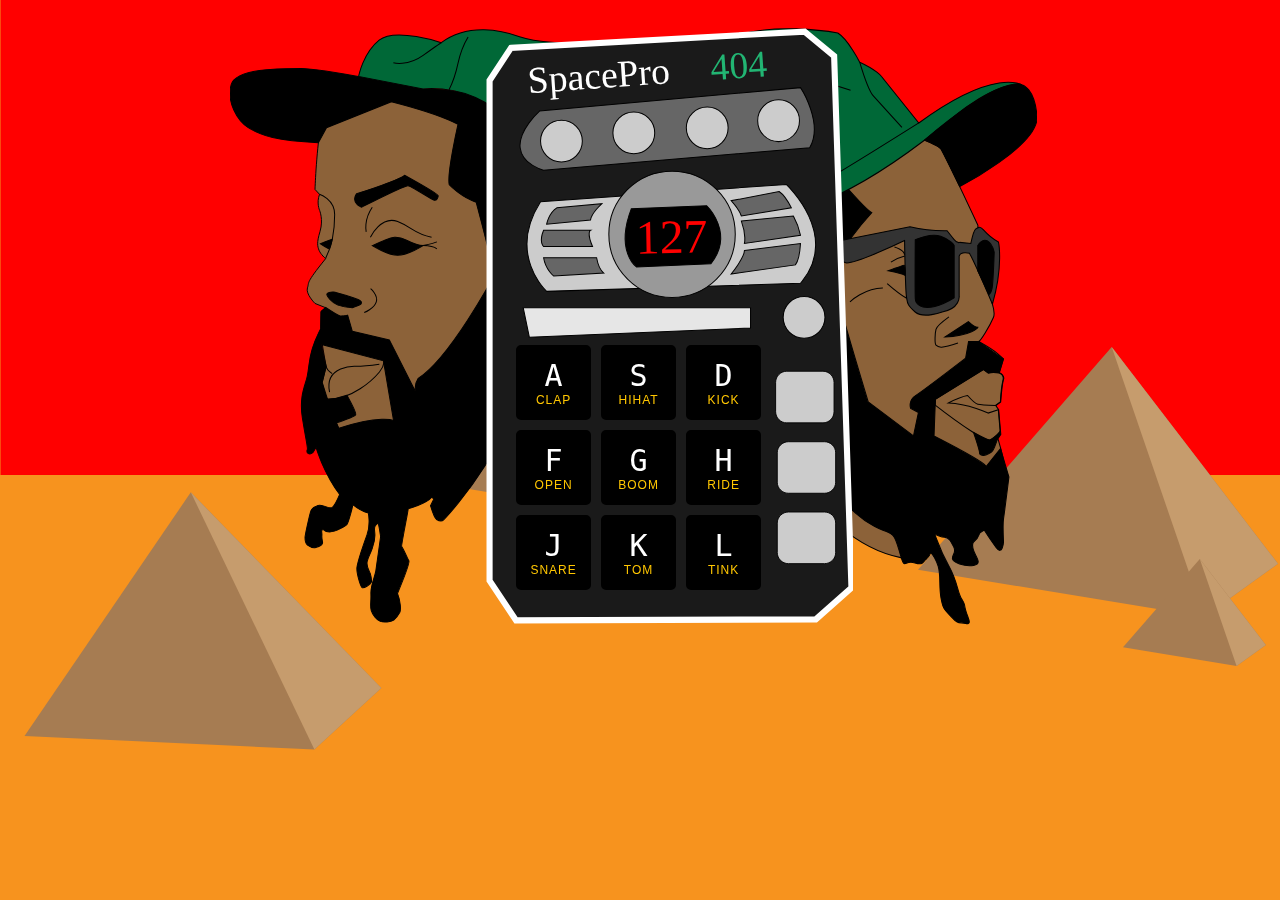
<file: index.html>
<!DOCTYPE html>
<html lang="en">
<head>
  <meta charset="UTF-8">
  <title>JS Drum Kit</title>
  <link rel="stylesheet" href="style.css">
  <script>
    const clap = new Audio();
    clap.src = "sounds/clap.wav";
    const hihat = new Audio();
    hihat.src = "sounds/hihat.wav";
    const kick = new Audio();
    kick.src = "sounds/kick.wav";
    const open = new Audio();
    open.src = "sounds/openhat.wav";
    const boom = new Audio();
    boom.src = "sounds/boom.wav";
    const ride = new Audio();
    ride.src = "sounds/ride.wav";
    const snare = new Audio();
    snare.src = "sounds/snare.wav";
    const tom = new Audio();
    tom.src = "sounds/tom.wav";
    const tink = new Audio();
    tink.src = "sounds/tink.wav";                                

  </script>
</head>

<body>

  <div class="keys" value="PLAY">
    <div data-key="65" class="key" onmousedown="if(!clap) return; clap.currentTime = 0; clap.play(); key.classList.add('playing'); ">
      <kbd>A</kbd>
      <span class="sound">clap</span>
    </div>
    <div data-key="83" class="key" onmousedown="if(!hihat) return; hihat.currentTime = 0; hihat.play()">
      <kbd>S</kbd>
      <span class="sound">hihat</span>
    </div>
    <div data-key="68" class="key" onmousedown="if(!kick) return; kick.currentTime = 0; kick.play()">
      <kbd>D</kbd>
      <span class="sound">kick</span>
    </div>
    <div data-key="70" class="key" onmousedown="if(!openhat) return; openhat.currentTime = 0; openhat.play()">
      <kbd>F</kbd>
      <span class="sound">open</span>
    </div>
    <div data-key="71" class="key" onmousedown="if(!boom) return; boom.currentTime = 0; boom.play()">
      <kbd>G</kbd>
      <span class="sound">boom</span>
    </div>
    <div data-key="72" class="key" onmousedown="if(!ride) return; ride.currentTime = 0; ride.play()">
      <kbd>H</kbd>
      <span class="sound">ride</span>
    </div>
    <div data-key="74" class="key" onmousedown="if(!snare) return; snare.currentTime = 0; snare.play()">
      <kbd>J</kbd>
      <span class="sound">snare</span>
    </div>
    <div data-key="75" class="key" onmousedown="if(!tom) return; tom.currentTime = 0; tom.play()">
      <kbd>K</kbd>
      <span class="sound">tom</span>
    </div>
    <div data-key="76" class="key" onmousedown="if(!tink) return; tink.currentTime = 0; tink.play()">
      <kbd>L</kbd>
      <span class="sound">tink</span>
    </div>
  </div>

<div id ="face1"><img src="images/assets/face-1.svg"></div>
<div id ="sp404"><img src="images/assets/SP404.svg" style="height:600px"></div>
<div id ="face2"><img src="images/assets/face-2.svg"></div>

  <audio data-key="65" src="sounds/clap.wav"></audio>
  <audio data-key="83" src="sounds/hihat.wav"></audio>
  <audio data-key="68" src="sounds/kick.wav"></audio>
  <audio data-key="70" src="sounds/openhat.wav"></audio>
  <audio data-key="71" src="sounds/boom.wav"></audio>
  <audio data-key="72" src="sounds/ride.wav"></audio>
  <audio data-key="74" src="sounds/snare.wav"></audio>
  <audio data-key="75" src="sounds/tom.wav"></audio>
  <audio data-key="76" src="sounds/tink.wav"></audio>

<script>
 function playsound(e) {
    const audio = document.querySelector(`audio[data-key="${e.keyCode}"]`);
    const key = document.querySelector(`.key[data-key="${e.keyCode}"]`);
    console.log(audio); 
    if(!audio) return; // stops the function from running all rogether
    audio.currentTime = 0; // rewinds sound to the start of the sound
    audio.play();
    console.log(key);   
    key.classList.add('playing');   
  }

  function removeTransition(e) {
    if(e.propertyName !== 'transform') return; //skip it if its not a transform
    console.log(this);
    this.classList.remove('playing');  
  }

  function replay() {

  }

const keys = document.querySelectorAll('.key');
keys.forEach(key => key.addEventListener('transitionend', removeTransition));

window.addEventListener('keydown', playsound);

</script>


</body>

</html>
</file>
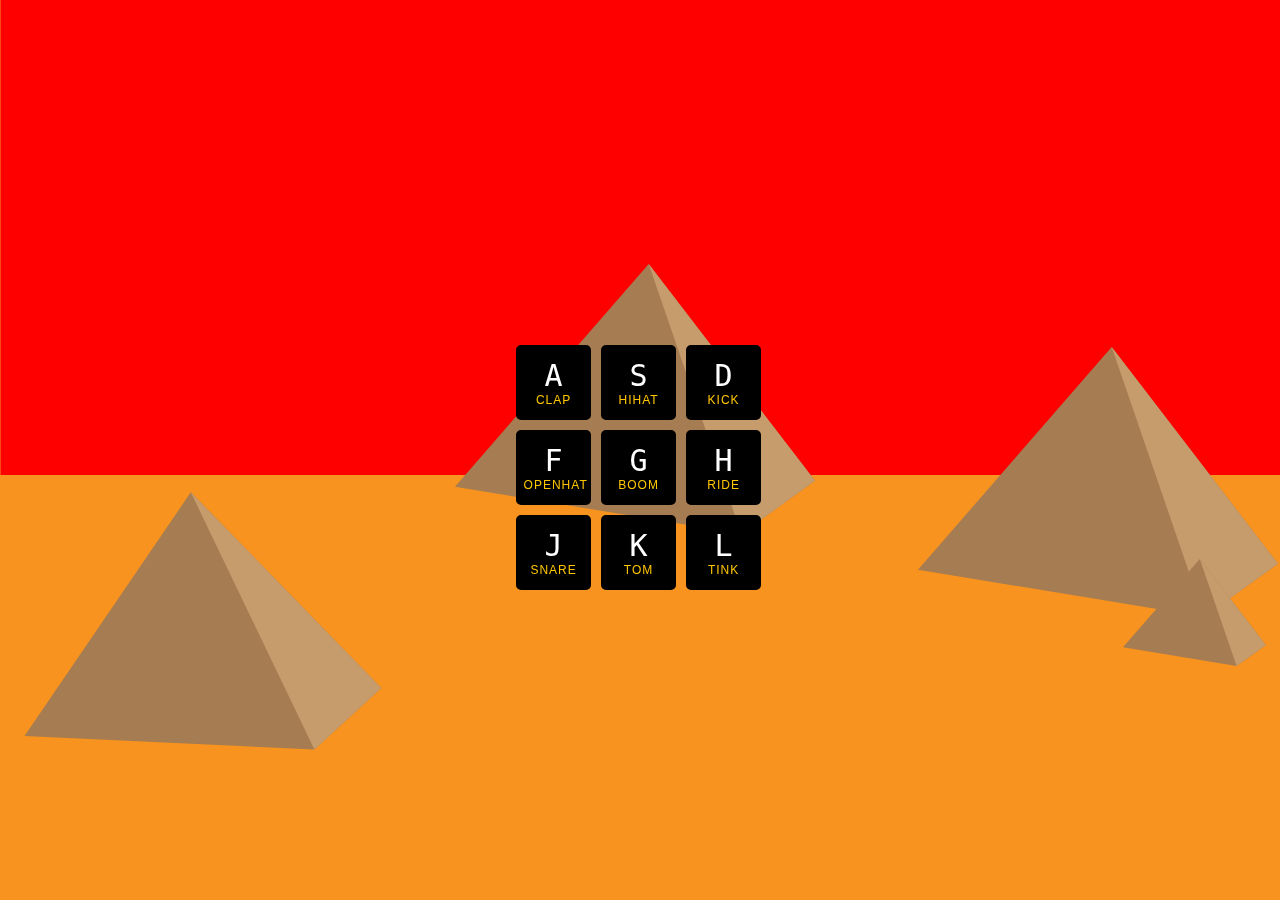
<file: index-START.html>
<!DOCTYPE html>
<html lang="en">
<head>
  <meta charset="UTF-8">
  <title>JS Drum Kit</title>
  <link rel="stylesheet" href="style.css">
</head>
<body>


  <div class="keys">
    <div data-key="65" class="key">
      <kbd>A</kbd>
      <span class="sound">clap</span>
    </div>
    <div data-key="83" class="key">
      <kbd>S</kbd>
      <span class="sound">hihat</span>
    </div>
    <div data-key="68" class="key">
      <kbd>D</kbd>
      <span class="sound">kick</span>
    </div>
    <div data-key="70" class="key">
      <kbd>F</kbd>
      <span class="sound">openhat</span>
    </div>
    <div data-key="71" class="key">
      <kbd>G</kbd>
      <span class="sound">boom</span>
    </div>
    <div data-key="72" class="key">
      <kbd>H</kbd>
      <span class="sound">ride</span>
    </div>
    <div data-key="74" class="key">
      <kbd>J</kbd>
      <span class="sound">snare</span>
    </div>
    <div data-key="75" class="key">
      <kbd>K</kbd>
      <span class="sound">tom</span>
    </div>
    <div data-key="76" class="key">
      <kbd>L</kbd>
      <span class="sound">tink</span>
    </div>
  </div>

  <audio data-key="65" src="sounds/clap.wav"></audio>
  <audio data-key="83" src="sounds/hihat.wav"></audio>
  <audio data-key="68" src="sounds/kick.wav"></audio>
  <audio data-key="70" src="sounds/openhat.wav"></audio>
  <audio data-key="71" src="sounds/boom.wav"></audio>
  <audio data-key="72" src="sounds/ride.wav"></audio>
  <audio data-key="74" src="sounds/snare.wav"></audio>
  <audio data-key="75" src="sounds/tom.wav"></audio>
  <audio data-key="76" src="sounds/tink.wav"></audio>

<script>
 function playsound(e) {
    const audio = document.querySelector(`audio[data-key="${e.keyCode}"]`);
    const key = document.querySelector(`.key[data-key="${e.keyCode}"]`);
    console.log(audio); 
    if(!audio) return; // stops the function from running all rogether
    audio.currentTime = 0; // rewinds sound to the start of the sound
    audio.play();
    console.log(key);   
    key.classList.add('playing');   
  }

  function removeTransition(e) {
    if(e.propertyName !== 'transform') return; //skip it if its not a transform
    console.log(this);
    this.classList.remove('playing');  
  }

const keys = document.querySelectorAll('.key');
keys.forEach(key => key.addEventListener('transitionend', removeTransition));

  window.addEventListener('keydown', playsound);

</script>


</body>
</html>
</file>
<file: style.css>
html {
  font-size: 10px;
  font-family: sans-serif;
  margin: 0;
  padding: 0;
}

body {
  margin: 0;
  padding: 0;
  background: url(images/assets/background.svg);
  background-size:cover;
  background-repeat: no-repeat;
  background-color: #f7931e;
}

.keys {
  display: flex;
  flex: 1 1 auto;
  flex-wrap: wrap;
  width: 33rem;
  height: 25rem;
  align-items: center;
  justify-content: center;
  position: fixed;
  z-index: 2;
  margin: 340px 0% 0% 37%;
  /* background-color: azure; */
  position: fixed;
}

.key {
  border: .3rem solid black;
  border-radius: .5rem;
  margin: 0.5rem;
  font-size: 1.2rem;
  padding: 1rem .45rem;
  transition: all .07s ease;
  width: 6rem;
  text-align: center;
  color: white;
  background-color: black;
  text-shadow: 0 0 .5rem black;
  float: left;
  z-index: 1;
  cursor: pointer;
}

.playing {
  transform: scale(1.1  );
  border-color: #ffc600;
  box-shadow: 0 0 1rem #ffc600;
}

kbd {
  display: block;
  font-size: 3rem;
}

.sound {
  font-size: 1.2rem;
  text-transform: uppercase;
  letter-spacing: .1rem;
  color: #ffc600;
}

#face1 img {
  height: 600px;
  float: left;
  margin-top:2%;
  margin-left:18%;
  margin-right:1%;
  position: fixed;
  z-index: 0;
}

#sp404 img {
  height:600px;
  margin-top:2%;
  margin-left:38%;
  position:fixed;
  z-index: 1;
}

#face2 img {
  margin-top:2%;
  height: 600px;
  float: right;
  margin-right: 19%;
  margin-left: 1%;
  position: relative;
}
</file>
